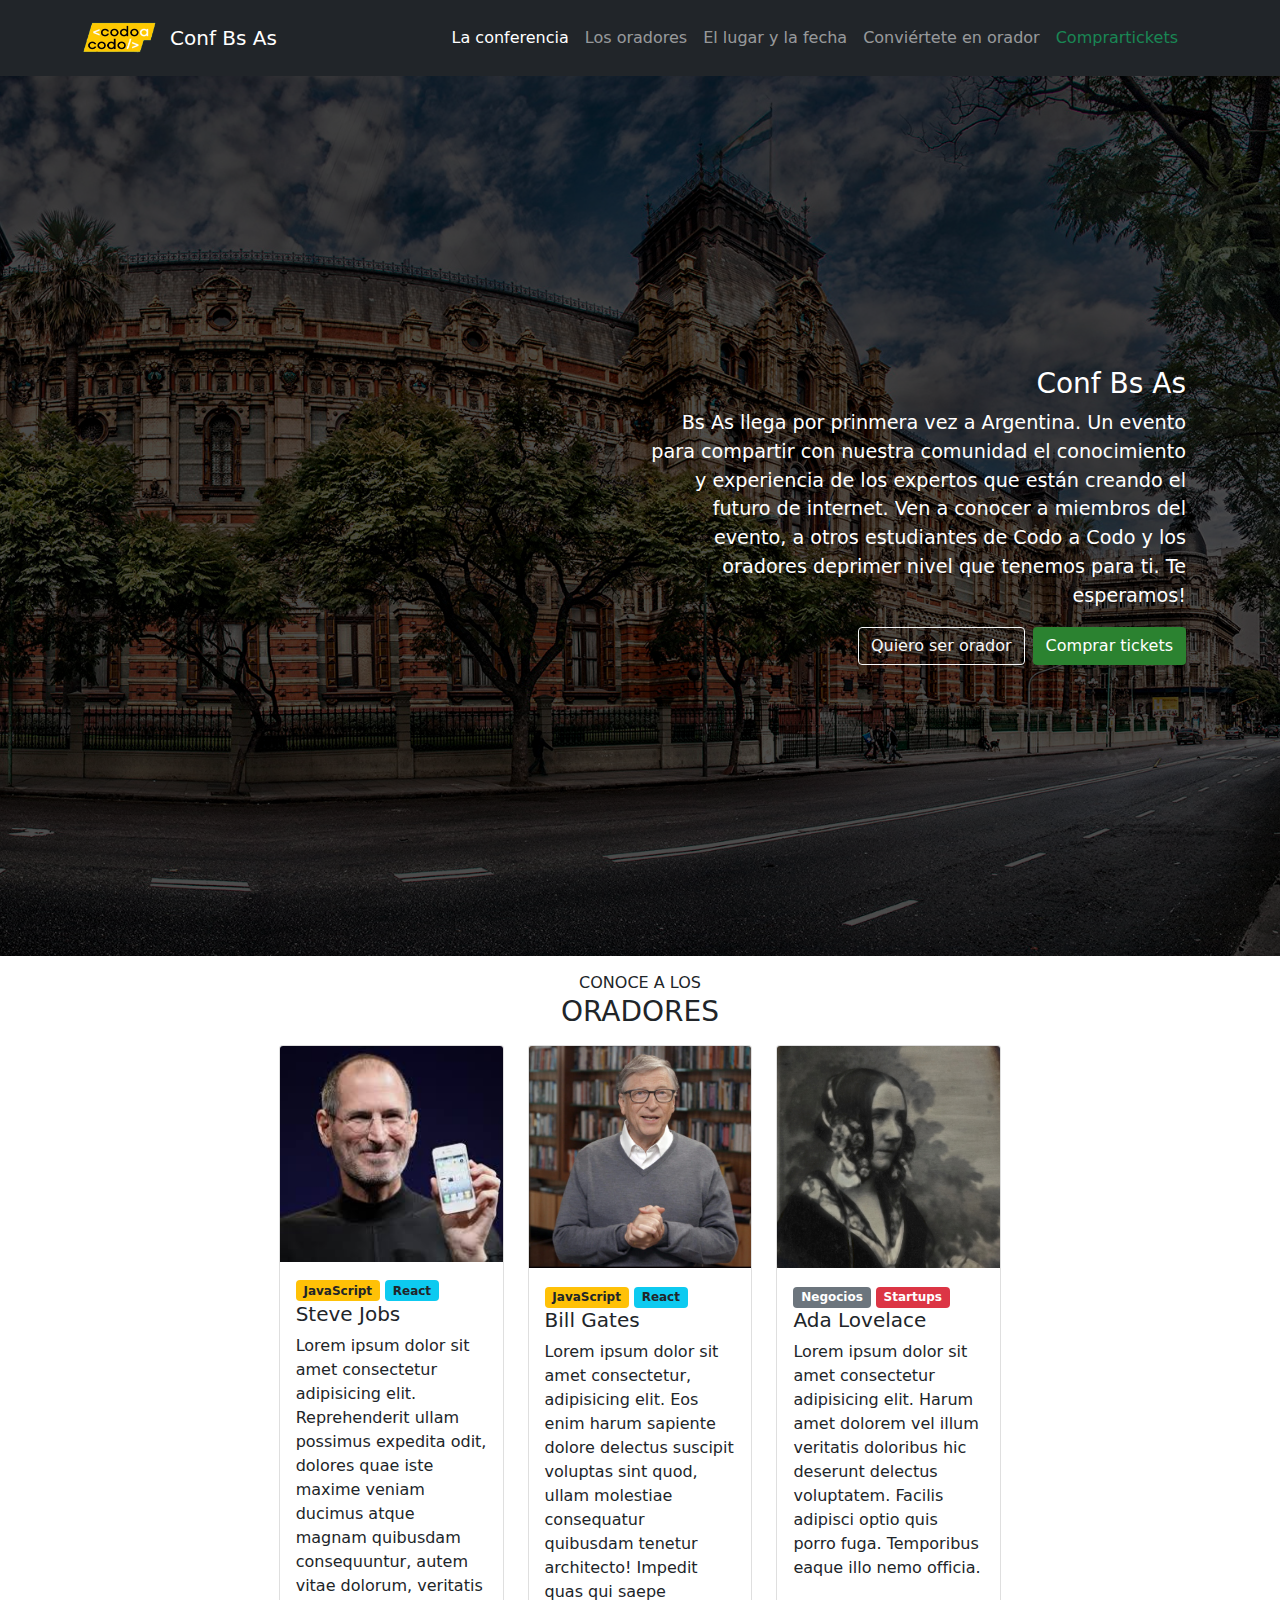
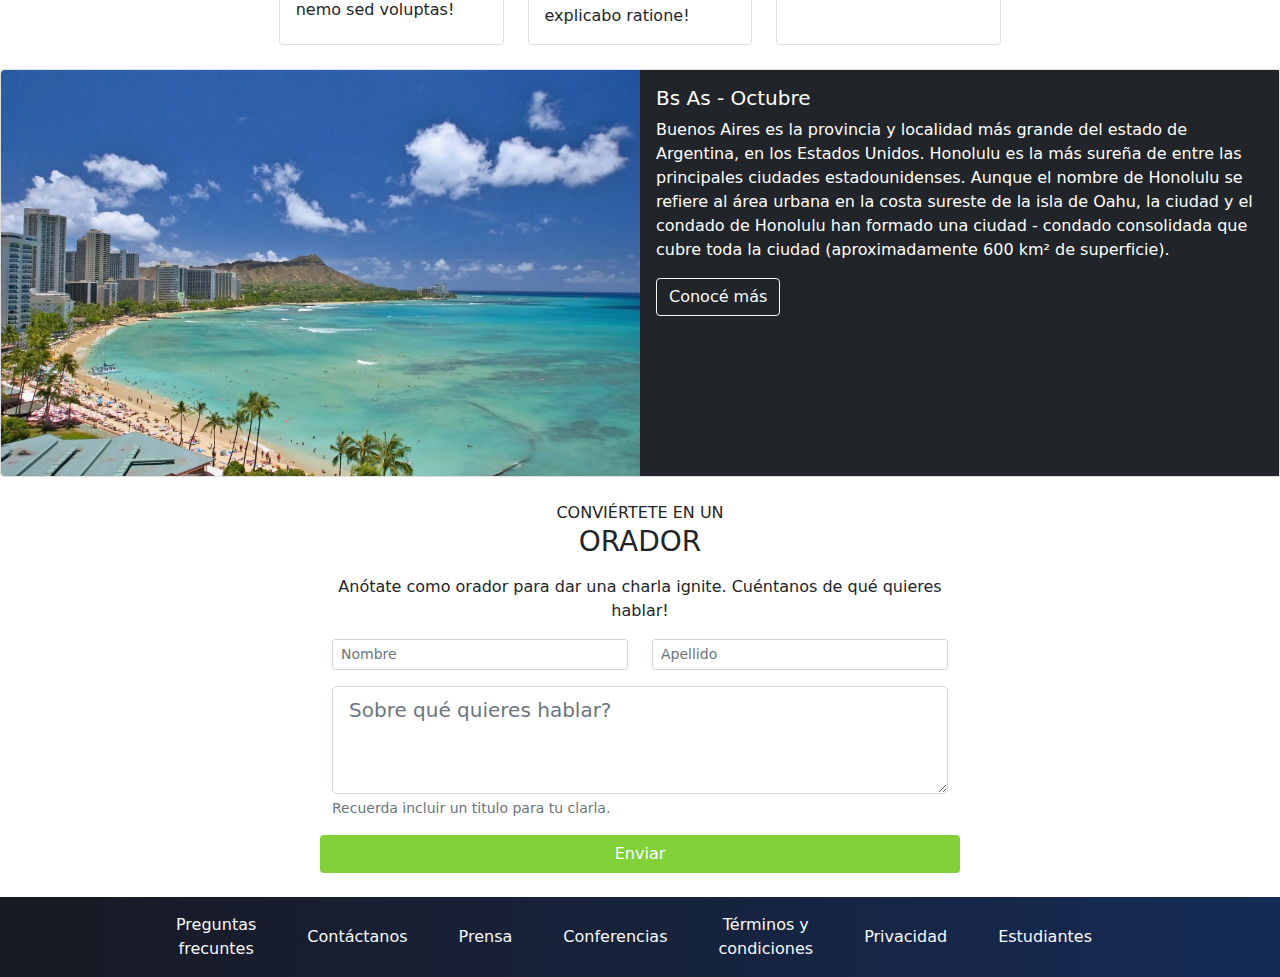
<file: index.html>
<!DOCTYPE html>
<html lang="es">

<head>
    <meta charset="UTF-8">
    <meta http-equiv="X-UA-Compatible" content="IE=edge">
    <meta name="viewport" content="width=device-width, initial-scale=1.0">
    <title>Codo a Codo</title>
    <link rel="shortcut icon" href="img/codoacodo.png" type="image/x-icon">
    <link href="bootstrap/css/bootstrap.min.css" rel="stylesheet">
    <link rel="stylesheet" href="css/styles.css">
</head>

<body>
    <div class="container-fluid mx-0 px-0">
        <div class="row mx-0 px-0">
            <!-- HEADER -->
            <header class="col-12 mx-0 px-0">
                <nav class="navbar navbar-expand-lg navbar-dark bg-dark">
                    <div class="container-lg ps-0">
                        <a class="navbar-brand d-flex align-items-center" href="index.html">
                            <img src="img/codoacodo.png" alt="" width="100" height="50" class="d-inline-block align-text-top"> Conf Bs As
                        </a>
                        <button class="navbar-toggler" type="button" data-bs-toggle="collapse" data-bs-target="#navbarTogglerDemo02" aria-controls="navbarTogglerDemo02" aria-expanded="false" aria-label="Toggle navigation">
                                <span class="navbar-toggler-icon"></span>
                            </button>
                        <div class="collapse navbar-collapse nav justify-content-lg-end justify-content-md-start" id="navbarTogglerDemo02">
                            <ul class="navbar-nav">
                                <li class="nav-item">
                                    <a class="nav-link active" aria-current="page" href="#">La conferencia</a>
                                </li>
                                <li class="nav-item">
                                    <a class="nav-link" href="#">Los oradores</a>
                                </li>
                                <li class="nav-item">
                                    <a class="nav-link" href="#">El lugar y la fecha</a>
                                </li>
                                <li class="nav-item">
                                    <a class="nav-link" href="#">Conviértete en orador</a>
                                </li>
                                <li class="nav-item">
                                    <a class="nav-link text-success" href="ventatickets.html">Comprartickets</a>
                                </li>
                            </ul>
                        </div>
                    </div>
                </nav>
            </header>

            <!-- CONTENIDO -->
            <div class="mx-0 px-0">
                <!-- HERO -->
                <div id="hero" class="hero ">
                    <div class="hero-contenido mx-0 px-0 h-100">
                        <div class="h-100 container-lg d-flex justify-content-end">
                            <div class="col-lg-6 text-white text-end align-self-center">
                                <h3>Conf Bs As</h3>
                                <p>Bs As llega por prinmera vez a Argentina. Un evento para compartir con nuestra comunidad el conocimiento y experiencia de los expertos que están creando el futuro de internet. Ven a conocer a miembros del evento, a otros
                                    estudiantes de Codo a Codo y los oradores deprimer nivel que tenemos para ti. Te esperamos!</p>
                                <div class="d-grid gap-2 d-md-flex justify-content-md-end">
                                    <button class="btn btn-outline-light" type="button">Quiero ser orador</button>
                                    <a href="ventatickets.html" class="btn btn-green" type="button">Comprar tickets</a>
                                </div>
                            </div>
                        </div>
                    </div>
                </div>

                <!-- CONTENEDOR PRINCIPAL -->
                <div class="col-lg-12 mx-auto">

                    <!-- SECCION ORADORES -->
                    <div id="oradores" class="col-xl-7 col-lg-9 col-md-10 mx-auto">
                        <!-- TITULO ORADORES-->
                        <div class="titulo text-center">
                            <p>conoce a los <br>
                                <b class="h3">Oradores</b>
                            </p>
                        </div>
                        <!-- ORADORES -->
                        <div class="row row-cols-1 row-cols-md-3 g-4 mx-0">
                            <div class="col">
                                <div class="card h-100">
                                    <img src="img/steve.jpg" class="card-img-top" alt="...">
                                    <div class="card-body">
                                        <span class="badge bg-warning text-dark">JavaScript</span>
                                        <span class="badge bg-info text-dark">React</span>
                                        <h5 class="card-title">Steve Jobs</h5>
                                        <p class="card-text">Lorem ipsum dolor sit amet consectetur adipisicing elit. Reprehenderit ullam possimus expedita odit, dolores quae iste maxime veniam ducimus atque magnam quibusdam consequuntur, autem vitae dolorum, veritatis nemo
                                            sed voluptas!</p>
                                    </div>
                                </div>
                            </div>
                            <div class="col">
                                <div class="card h-100">
                                    <img src="img/bill.jpg" class="card-img-top" alt="...">
                                    <div class="card-body">
                                        <span class="badge bg-warning text-dark">JavaScript</span>
                                        <span class="badge bg-info text-dark">React</span>
                                        <h5 class="card-title">Bill Gates</h5>
                                        <p class="card-text">Lorem ipsum dolor sit amet consectetur, adipisicing elit. Eos enim harum sapiente dolore delectus suscipit voluptas sint quod, ullam molestiae consequatur quibusdam tenetur architecto! Impedit quas qui saepe explicabo
                                            ratione!
                                        </p>
                                    </div>
                                </div>
                            </div>
                            <div class="col">
                                <div class="card h-100">
                                    <img src="img/ada.jpeg" class="card-img-top" alt="...">
                                    <div class="card-body">
                                        <span class="badge bg-secondary text-white">Negocios</span>
                                        <span class="badge bg-danger text-white">Startups</span>
                                        <h5 class="card-title">Ada Lovelace</h5>
                                        <p class="card-text">Lorem ipsum dolor sit amet consectetur adipisicing elit. Harum amet dolorem vel illum veritatis doloribus hic deserunt delectus voluptatem. Facilis adipisci optio quis porro fuga. Temporibus eaque illo nemo officia.</p>
                                    </div>
                                </div>
                            </div>
                        </div>
                    </div>

                    <!-- CARD HONOLULU -->
                    <div id="honolulu" class="card my-4">
                        <div class="row g-0">
                            <div class="col-md-6">
                                <img src="img/honolulu.jpg" class="img-fluid rounded-start" style="height: 100%;" alt="honolulu">
                            </div>
                            <div class="col-md-6 bg-dark text-white">
                                <div class="card-body">
                                    <h5 class="card-title">Bs As - Octubre</h5>
                                    <p class="card-text">Buenos Aires es la provincia y localidad más grande del estado de Argentina, en los Estados Unidos. Honolulu es la más sureña de entre las principales ciudades estadounidenses. Aunque el nombre de Honolulu se refiere
                                        al área urbana en la costa sureste de la isla de Oahu, la ciudad y el condado de Honolulu han formado una ciudad - condado consolidada que cubre toda la ciudad (aproximadamente 600 km² de superficie).</p>
                                    <button type="button" class="btn btn-outline-light">Conocé más</button>
                                </div>
                            </div>
                        </div>
                    </div>

                    <!-- SECCION FORMULARIO -->

                    <!-- TITULO SECCION FORMULARIO-->
                    <div class="titulo text-center">
                        <p>Conviértete en un<br>
                            <b class="h3">Orador</b>
                        </p>
                    </div>

                    <!-- FORMULARIO -->
                    <form class="col-lg-6 col-md-6 col-sm-12 mx-auto mb-4">
                        <p class="text-center">Anótate como orador para dar una charla ignite. Cuéntanos de qué quieres hablar!</p>
                        <div class="row col-12 mx-auto">
                            <div class="col-lg-6 col-md-6 col-sm-12 mb-3">
                                <input type="text" class="form-control form-control-sm" id="nombre" placeholder="Nombre">
                            </div>
                            <div class="col-lg-6 col-md-6 col-sm-12  mb-3">
                                <input type="text" class="form-control form-control-sm" id="apellido" placeholder="Apellido">
                            </div>
                            <div class="mb-3">
                                <textarea class="form-control form-control-lg" id="exampleFormControlTextarea1" rows="3" placeholder="Sobre qué quieres hablar?"></textarea>
                                <div id="texthelp" class="form-text">Recuerda incluir un titulo para tu clarla.</div>
                            </div>
                            <button type="submit" class="btn btn-green-light">Enviar</button>
                        </div>
                    </form>

                    <!-- FOOTER -->
                    <footer class="row col-12 d-flex justify-content-evenly py-2 px-0 mx-0
                        ">
                        <ul class="nav col-lg-9 col-md-11 col-sm-12 justify-content-between text-center">
                            <li class="nav-item align-self-center">
                                <a class="nav-link link-light" href="#">Preguntas <br> frecuntes</a>
                            </li>
                            <li class="nav-item align-self-center">
                                <a class="nav-link link-light" href="#">Contáctanos</a>
                            </li>
                            <li class="nav-item align-self-center">
                                <a class="nav-link link-light" href="#">Prensa</a>
                            </li>
                            <li class="nav-item align-self-center">
                                <a class="nav-link link-light" href="#">Conferencias</a>
                            </li>
                            <li class="nav-item align-self-center">
                                <a class="nav-link link-light" href="#">Términos y <br> condiciones</a>
                            </li>
                            <li class="nav-item align-self-center">
                                <a class="nav-link link-light" href="#">Privacidad</a>
                            </li>
                            <li class="nav-item align-self-center">
                                <a class="nav-link link-light" href="#">Estudiantes</a>
                            </li>
                        </ul>
                    </footer>
                </div>
            </div>

            <script src="bootstrap/js/bootstrap.bundle.min.js"></script>
            <script src="./js/main.js"></script>
</body>

</html>
</file>
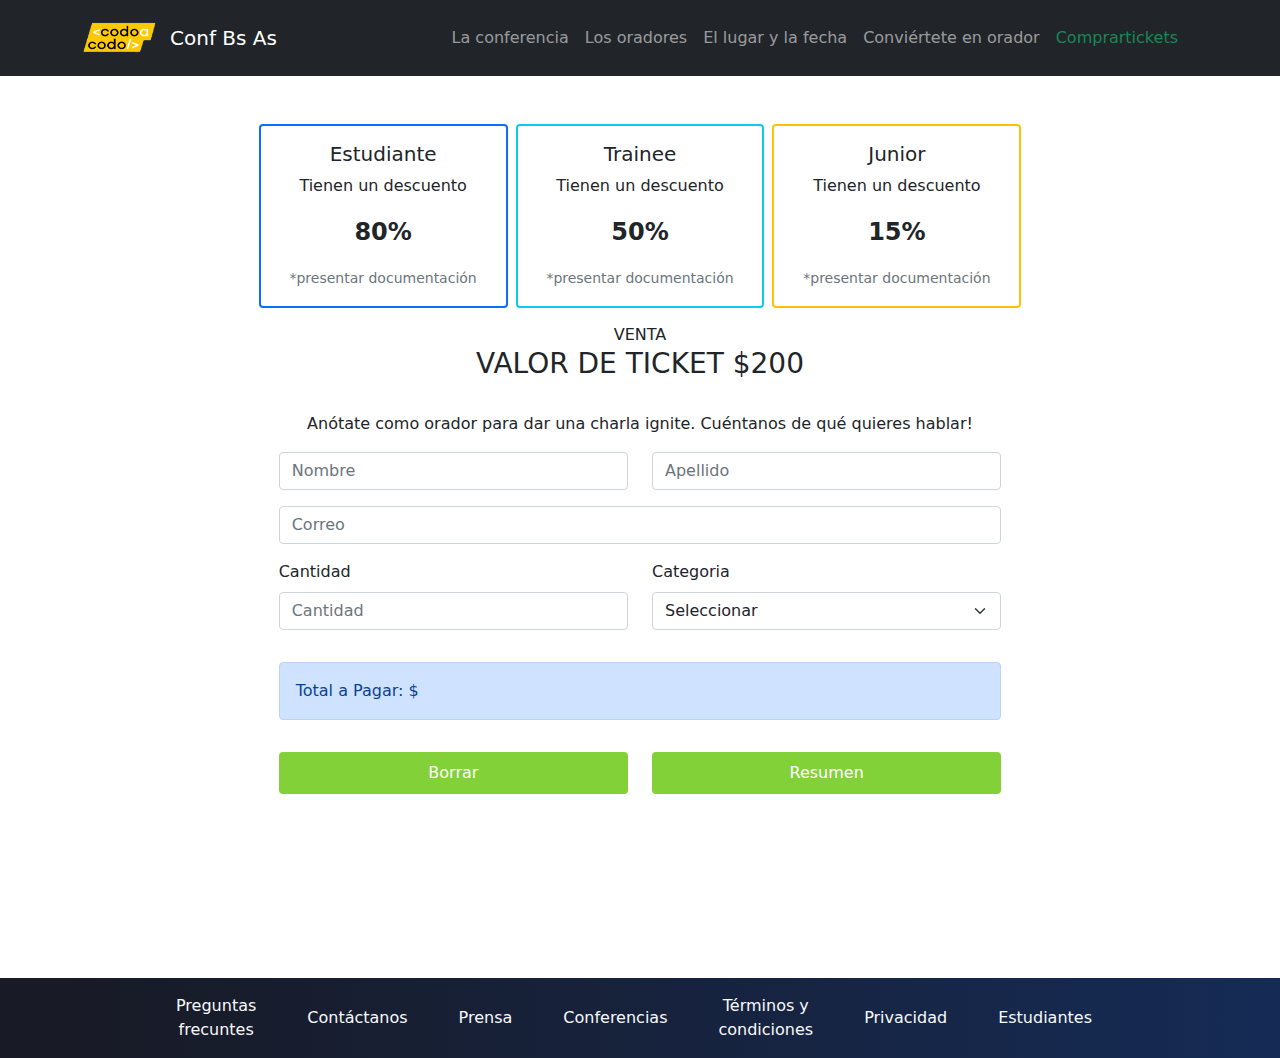
<file: ventatickets.html>
<!DOCTYPE html>
<html lang="es">

<head>
    <meta charset="UTF-8">
    <meta http-equiv="X-UA-Compatible" content="IE=edge">
    <meta name="viewport" content="width=device-width, initial-scale=1.0">
    <title>Codo a Codo</title>
    <link rel="shortcut icon" href="img/codoacodo.png" type="image/x-icon">
    <link href="bootstrap/css/bootstrap.min.css" rel="stylesheet">
    <link rel="stylesheet" href="css/styles.css">
</head>

<body>
    <div class="container-fluid mx-0 px-0">
        <div class="row mx-0 px-0">
            <!-- HEADER -->
            <header class="col-12 mx-0 px-0">
                <nav class="navbar navbar-expand-lg navbar-dark bg-dark">
                    <div class="container-lg ps-0">
                        <a class="navbar-brand d-flex align-items-center" href="index.html">
                            <img src="img/codoacodo.png" alt="" width="100" height="50" class="d-inline-block align-text-top"> Conf Bs As
                        </a>
                        <button class="navbar-toggler" type="button" data-bs-toggle="collapse" data-bs-target="#navbarTogglerDemo02" aria-controls="navbarTogglerDemo02" aria-expanded="false" aria-label="Toggle navigation">
                                <span class="navbar-toggler-icon"></span>
                            </button>
                        <div class="collapse navbar-collapse nav justify-content-lg-end justify-content-md-start" id="navbarTogglerDemo02">
                            <ul class="navbar-nav">
                                <li class="nav-item">
                                    <a class="nav-link" aria-current="page" href="index.html">La conferencia</a>
                                </li>
                                <li class="nav-item">
                                    <a class="nav-link" href="#">Los oradores</a>
                                </li>
                                <li class="nav-item">
                                    <a class="nav-link" href="#">El lugar y la fecha</a>
                                </li>
                                <li class="nav-item">
                                    <a class="nav-link" href="#">Conviértete en orador</a>
                                </li>
                                <li class="nav-item">
                                    <a class="nav-link text-success active" href="ventatickets.html">Comprartickets</a>
                                </li>
                            </ul>
                        </div>
                    </div>
                </nav>
            </header>

            <!-- CONTENIDO -->
            <div class="mx-0 px-0 my-5">
                <!-- CONTENEDOR PRINCIPAL -->
                <div class="col-lg-12 mx-auto mb-lg-5 pb-lg-5">
                    <!-- SECCION TICKETS -->
                    <div id="tickets" class="col-7 mx-auto">
                        <div class="col-12 mx-auto">
                            <div class="row">
                                <div class="col mx-0 px-1">
                                    <div class="card border border-2 border-primary">
                                        <div class="card-body text-center border-danger">
                                            <h5 class="card-title">Estudiante</h5>
                                            <p class="card-text">Tienen un descuento</p>
                                            <p class="fw-bold fs-4">80%</p>
                                            <p class="card-text"><small class="text-muted">*presentar documentación</small></p>
                                        </div>
                                    </div>
                                </div>
                                <div class="col mx-0 px-1">
                                    <div class="card border border-2 border-info">
                                        <div class="card-body text-center">
                                            <h5 class="card-title">Trainee</h5>
                                            <p class="card-text">Tienen un descuento</p>
                                            <p class="fw-bold fs-4">50%</p>
                                            <p class="card-text"><small class="text-muted">*presentar documentación</small></p>
                                        </div>
                                    </div>
                                </div>
                                <div class="col mx-0 px-1">
                                    <div class="card border border-2 border-warning">
                                        <div class="card-body text-center">
                                            <h5 class="card-title">Junior</h5>
                                            <p class="card-text">Tienen un descuento</p>
                                            <p class="fw-bold fs-4">15%</p>
                                            <p class="card-text"><small class="text-muted">*presentar documentación</small></p>
                                        </div>
                                    </div>
                                </div>


                                <!-- SECCION FORMULARIO -->

                                <!-- TITULO SECCION FORMULARIO-->
                                <div class="titulo text-center">
                                    <p>Venta<br>
                                        <b class="h3">valor de ticket $200</b>
                                    </p>
                                </div>

                                <!-- FORMULARIO -->
                                <form id="form" class="col-lg-12 col-md-12 col-sm-12 mx-auto mb-4">
                                    <p class="text-center">Anótate como orador para dar una charla ignite. Cuéntanos de qué quieres hablar!</p>
                                    <div class="row col-12 mx-auto">
                                        <div class="col-lg-6 col-md-6 col-sm-12 mb-3">
                                            <input type="text" class="form-control form-control" id="nombre" required placeholder="Nombre">
                                        </div>
                                        <div class="col-lg-6 col-md-6 col-sm-12  mb-3">
                                            <input type="text" class="form-control form-control" id="apellido" required placeholder="Apellido">
                                        </div>
                                        <div class="col-lg-12 col-md-12 col-sm-12  mb-3">
                                            <input type="email" class="form-control form-control" id="email" required placeholder="Correo">
                                        </div>
                                        <div class="col-lg-6 col-md-6 col-sm-12 mb-3">
                                            <label for="exampleFormControlInput1" class="form-label">Cantidad</label>
                                            <input type="number" class="form-control form-control" name="cantidad" id="cantidad" placeholder="Cantidad">
                                        </div>
                                        <div class="col-lg-6 col-md-6 col-sm-12 mb-3">
                                            <label for="exampleFormControlInput1" class="form-label">Categoria</label>
                                            <select name="categoria" id="categoria" class="form-select" aria-label="Default select example">
                                            <option value="0" selected>Seleccionar</option>
                                            <option value="1">Estudiante</option> 
                                            <option value="2">Trainee</option>
                                            <option value="3">Junior</option>
                                          </select>
                                        </div>
                                        <!-- OTRA FORMA DE IMPLEMENTACIÓN -->
                                        <!-- <div class="col-12" id="alert"></div> -->
                                        <div class="col-12 my-3">
                                            <div class="alert alert-primary" role="alert">
                                                Total a Pagar: $<span id="resultado"></span>
                                            </div>
                                        </div>

                                        <div class="col-lg-6 col-md-6 col-sm-12 mb-3">
                                            <button onclick="limpiar()" class="btn btn-green-light py-2 bd-highlight col-12" type="button">Borrar</button>
                                        </div>
                                        <div class="col-lg-6 col-md-6 col-sm-12 mb-3">
                                            <button onclick="calcularTotalApagar()" class="btn btn-green-light py-2 bd-highlight col-12" type="button">Resumen</button>
                                        </div>
                                    </div>
                                </form>
                            </div>
                        </div>
                    </div>
                </div>
            </div>
            <!-- FOOTER -->
            <footer class="row col-12 d-flex justify-content-evenly py-2 px-0 mx-0
                            ">
                <ul class="nav col-lg-9 col-md-11 col-sm-12 justify-content-between text-center">
                    <li class="nav-item align-self-center">
                        <a class="nav-link link-light" href="#">Preguntas <br> frecuntes</a>
                    </li>
                    <li class="nav-item align-self-center">
                        <a class="nav-link link-light" href="#">Contáctanos</a>
                    </li>
                    <li class="nav-item align-self-center">
                        <a class="nav-link link-light" href="#">Prensa</a>
                    </li>
                    <li class="nav-item align-self-center">
                        <a class="nav-link link-light" href="#">Conferencias</a>
                    </li>
                    <li class="nav-item align-self-center">
                        <a class="nav-link link-light" href="#">Términos y <br> condiciones</a>
                    </li>
                    <li class="nav-item align-self-center">
                        <a class="nav-link link-light" href="#">Privacidad</a>
                    </li>
                    <li class="nav-item align-self-center">
                        <a class="nav-link link-light" href="#">Estudiantes</a>
                    </li>
                </ul>
            </footer>
        </div>
    </div>
    <script src="bootstrap/js/bootstrap.bundle.min.js"></script>
    <script src="./js/main.js"></script>

</body>

</html>
</file>
<file: css/styles.css>
* {
    margin: 0;
    padding: 0;
}


/* HERO */

.hero {
    background-image: url(../img/hawaii.jpg);
    height: 55rem;
    background-size: cover;
    background-repeat: no-repeat;
    background-position: center center;
}

.hero-contenido {
    background-color: rgb(0, 0, 0, .7);
    font-size: larger;
}

.btn-green {
    background-color: #2b8230;
    color: white;
}


/* SECCION ORADORES */

.titulo {
    text-transform: uppercase;
    margin: 15px 0;
}


/* FORMULARIO */

.btn-green-light {
    background-color: #82d139;
    color: white;
}


/* FOOTER */

footer {
    background: rgb(24, 26, 37);
    background: linear-gradient(90deg, rgba(24, 26, 37, 1) 0%, rgba(24, 26, 37, 1) 4%, rgba(21, 43, 85, 1) 100%, rgba(6, 32, 48, 1) 100%);
}
</file>
